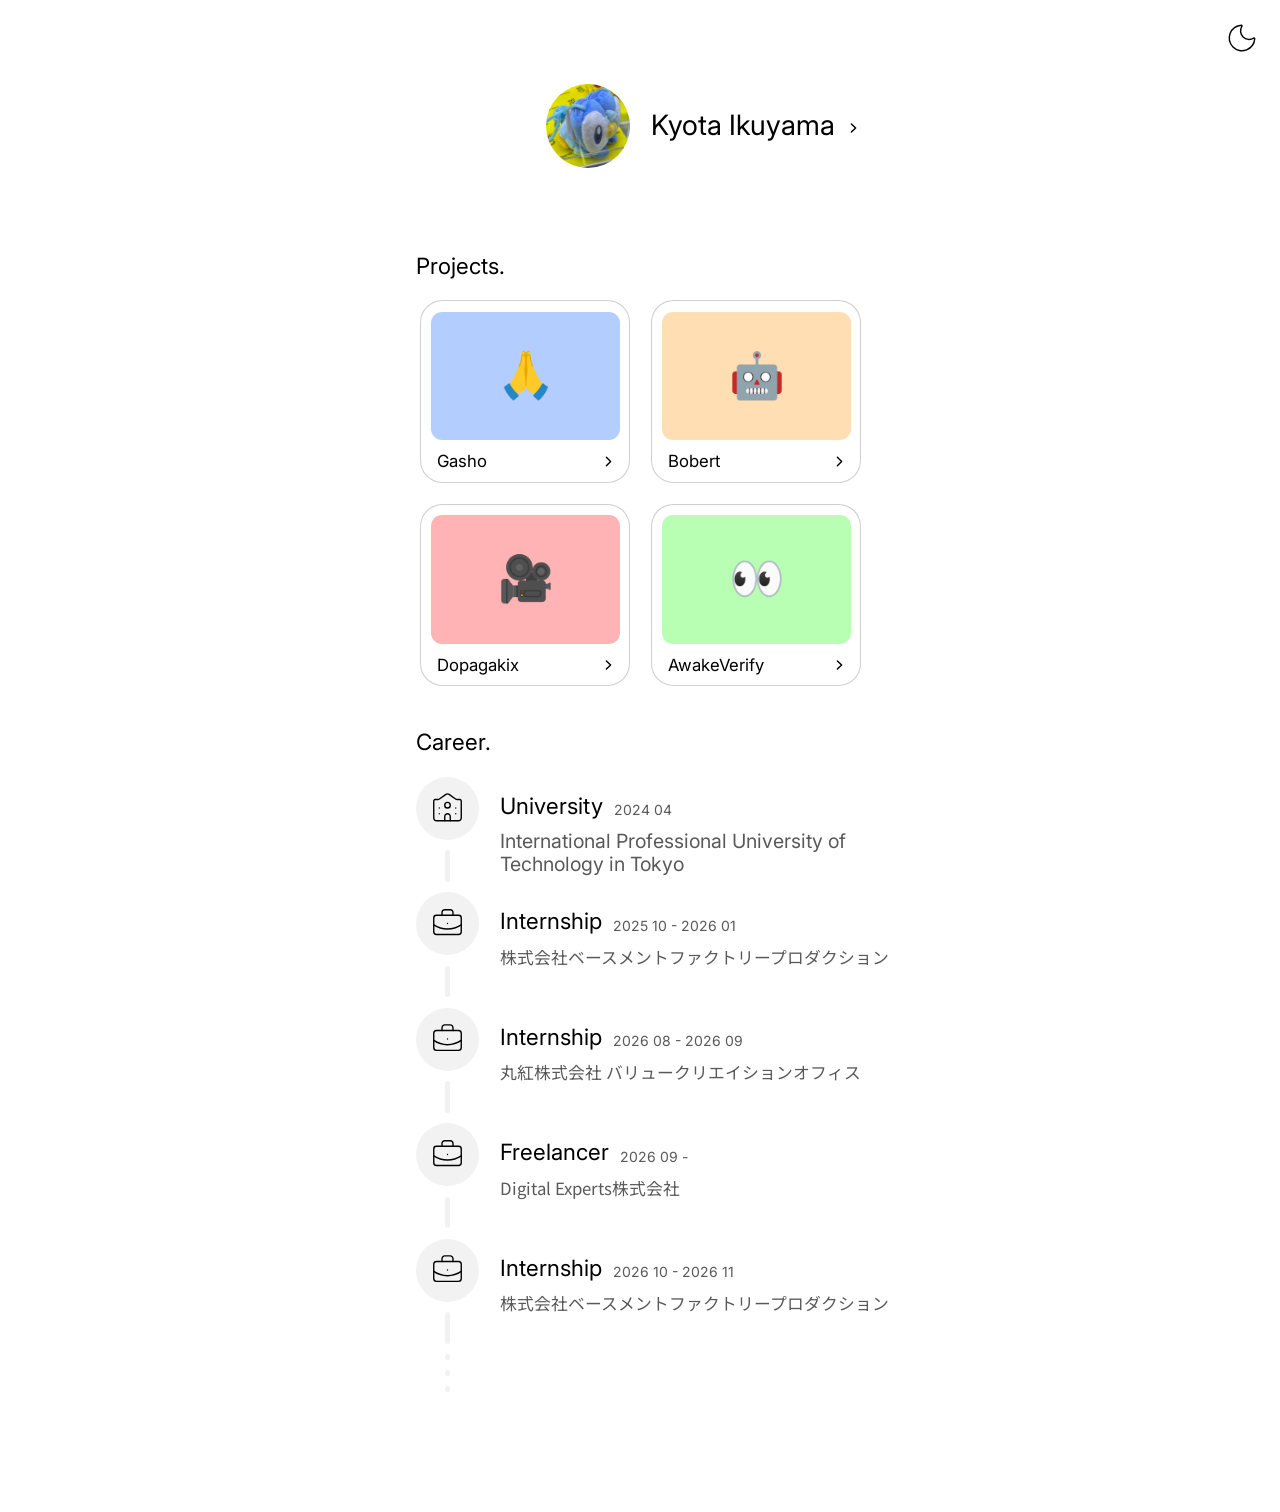
<file: index.html>
<!doctype html>
<html lang="ja">
<head>
<meta charset="utf-8">
<meta name="viewport" content="width=device-width, initial-scale=1">
<meta name="color-scheme" content="light dark">
<title>Kyota Ikuyama</title>
<script>
  // 保存した設定があればそれを、なければ OS の設定を使う
  (function () {
    var saved = null;
    try { saved = localStorage.getItem("theme"); } catch (e) {}
    var dark = saved ? saved === "dark" : matchMedia("(prefers-color-scheme: dark)").matches;
    document.documentElement.dataset.theme = dark ? "dark" : "light";
  })();
</script>
<link rel="preconnect" href="https://fonts.googleapis.com">
<link rel="preconnect" href="https://fonts.gstatic.com" crossorigin>
<link rel="stylesheet" href="https://fonts.googleapis.com/css2?family=Inter:wght@400&amp;family=Noto+Sans+JP:wght@400&amp;display=swap">
<link rel="stylesheet" href="style.css">
</head>
<body>
<div class="topbar">
  <button class="theme" type="button" aria-pressed="false" aria-label="ダークモード" title="ダークモード">
    <img class="icon to-dark" src="assets/icons/moon.svg" width="48" height="48" alt="">
    <img class="icon to-light" src="assets/icons/sun.svg" width="48" height="48" alt="">
  </button>
</div>
<main>
  <header class="profile">
    <div class="avatar"><img src="assets/avatar.jpg" width="120" height="120" alt=""></div>
    <div class="who">
      <h1>Kyota Ikuyama</h1>
      <button class="more" type="button" aria-expanded="false" aria-controls="links" aria-label="リンクを表示"><img class="icon" src="assets/icons/chevron-right.svg" width="24" height="24" alt=""></button>
      <ul class="links" id="links" hidden>
        <li><a href="https://github.com/4rna-y" aria-label="GitHub" title="GitHub"><span class="gh"><img class="icon" src="assets/icons/github.svg" width="29" height="32" alt=""></span></a></li>
      </ul>
    </div>
  </header>
  <section class="projects" aria-labelledby="projects">
    <h2 id="projects">Projects.</h2>
    <ul class="cards">
      <li><a class="card tint-gasho" href="works/gasho.html">
        <span class="thumb"><span class="emoji" aria-hidden="true">🙏</span></span>
        <span class="label"><span>Gasho</span><img class="icon" src="assets/icons/chevron-right.svg" width="24" height="24" alt=""></span>
      </a></li>
      <li><a class="card tint-bobert" href="works/bobert.html">
        <span class="thumb"><span class="emoji" aria-hidden="true">🤖</span></span>
        <span class="label"><span>Bobert</span><img class="icon" src="assets/icons/chevron-right.svg" width="24" height="24" alt=""></span>
      </a></li>
      <li><a class="card tint-dopagakix" href="works/dopagakix.html">
        <span class="thumb"><span class="emoji" aria-hidden="true">🎥</span></span>
        <span class="label"><span>Dopagakix</span><img class="icon" src="assets/icons/chevron-right.svg" width="24" height="24" alt=""></span>
      </a></li>
      <li><a class="card tint-awakeverify" href="works/awakeverify.html">
        <span class="thumb"><span class="emoji" aria-hidden="true">👀</span></span>
        <span class="label"><span>AwakeVerify</span><img class="icon" src="assets/icons/chevron-right.svg" width="24" height="24" alt=""></span>
      </a></li>
    </ul>
  </section>
  <section class="career-section" aria-labelledby="career">
    <h2 id="career">Career.</h2>
    <ol class="career">
      <li>
        <div class="rail"><span class="badge"><img class="icon" src="assets/icons/university.svg" width="48" height="48" alt=""></span></div>
        <div class="what">
          <p class="role"><span class="title">University</span> <span class="date"><time datetime="2024-04">2024 04</time></span></p>
          <p class="org" lang="en">International Professional University of Technology in Tokyo</p>
        </div>
      </li>
      <li>
        <div class="rail"><span class="badge"><img class="icon" src="assets/icons/briefcase.svg" width="48" height="48" alt=""></span></div>
        <div class="what">
          <p class="role"><span class="title">Internship</span> <span class="date"><time datetime="2025-10">2025 10</time> - <time datetime="2026-01">2026 01</time></span></p>
          <p class="org">株式会社​ベースメントファクトリープロダクション</p>
        </div>
      </li>
      <li>
        <div class="rail"><span class="badge"><img class="icon" src="assets/icons/briefcase.svg" width="48" height="48" alt=""></span></div>
        <div class="what">
          <p class="role"><span class="title">Internship</span> <span class="date"><time datetime="2026-08">2026 08</time> - <time datetime="2026-09">2026 09</time></span></p>
          <p class="org">丸紅株式会社 バリュークリエイションオフィス</p>
        </div>
      </li>
      <li>
        <div class="rail"><span class="badge"><img class="icon" src="assets/icons/briefcase.svg" width="48" height="48" alt=""></span></div>
        <div class="what">
          <p class="role"><span class="title">Freelancer</span> <span class="date"><time datetime="2026-09">2026 09</time> -</span></p>
          <p class="org">Digital Experts株式会社</p>
        </div>
      </li>
      <li>
        <div class="rail"><span class="badge"><img class="icon" src="assets/icons/briefcase.svg" width="48" height="48" alt=""></span></div>
        <div class="what">
          <p class="role"><span class="title">Internship</span> <span class="date"><time datetime="2026-10">2026 10</time> - <time datetime="2026-11">2026 11</time></span></p>
          <p class="org">株式会社​ベースメントファクトリープロダクション</p>
        </div>
      </li>
    </ol>
    <div class="continues" aria-hidden="true"><span></span><span></span><span></span></div>
  </section>
</main>
<script src="site.js"></script>
</body>
</html>
</file>
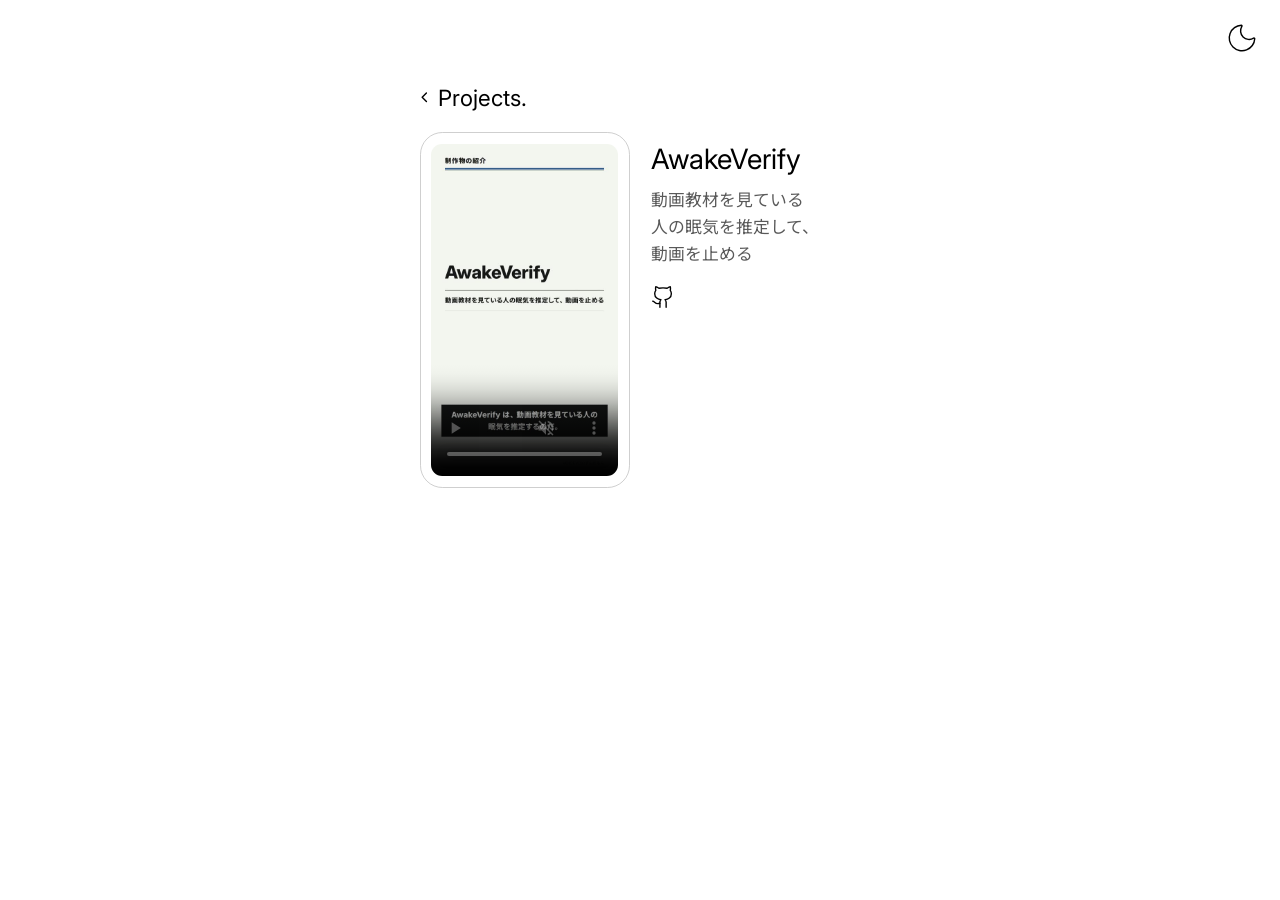
<file: works/awakeverify.html>
<!doctype html>
<html lang="ja">
<head>
<meta charset="utf-8">
<meta name="viewport" content="width=device-width, initial-scale=1">
<meta name="color-scheme" content="light dark">
<title>AwakeVerify — Kyota Ikuyama</title>
<script>
  // 保存した設定があればそれを、なければ OS の設定を使う
  (function () {
    var saved = null;
    try { saved = localStorage.getItem("theme"); } catch (e) {}
    var dark = saved ? saved === "dark" : matchMedia("(prefers-color-scheme: dark)").matches;
    document.documentElement.dataset.theme = dark ? "dark" : "light";
  })();
</script>
<link rel="preconnect" href="https://fonts.googleapis.com">
<link rel="preconnect" href="https://fonts.gstatic.com" crossorigin>
<link rel="stylesheet" href="https://fonts.googleapis.com/css2?family=Inter:wght@400&amp;family=Noto+Sans+JP:wght@400&amp;display=swap">
<link rel="stylesheet" href="../style.css">
</head>
<body>
<div class="topbar">
  <button class="theme" type="button" aria-pressed="false" aria-label="ダークモード" title="ダークモード">
    <img class="icon to-dark" src="../assets/icons/moon.svg" width="48" height="48" alt="">
    <img class="icon to-light" src="../assets/icons/sun.svg" width="48" height="48" alt="">
  </button>
</div>
<main>
  <a class="back" href="../index.html#projects"><img class="icon" src="../assets/icons/chevron-right.svg" width="24" height="24" alt=""><span>Projects.</span></a>
  <article class="work tint-awakeverify">
    <div class="player">
      <video src="../videos/awakeverify.mp4" poster="../posters/awakeverify.jpg" controls muted loop playsinline preload="metadata" aria-label="AwakeVerify の紹介動画"></video>
    </div>
    <div class="info">
      <h1>AwakeVerify</h1>
      <p class="desc">動画教材を見ている人の眠気を推定して、動画を止める</p>
      <a class="repo" href="https://github.com/4rna-y/AwakeVerify" aria-label="AwakeVerify の GitHub" title="GitHub"><span class="gh"><img class="icon" src="../assets/icons/github.svg" width="29" height="32" alt=""></span></a>
    </div>
  </article>
</main>
<script src="../site.js"></script>
</body>
</html>
</file>
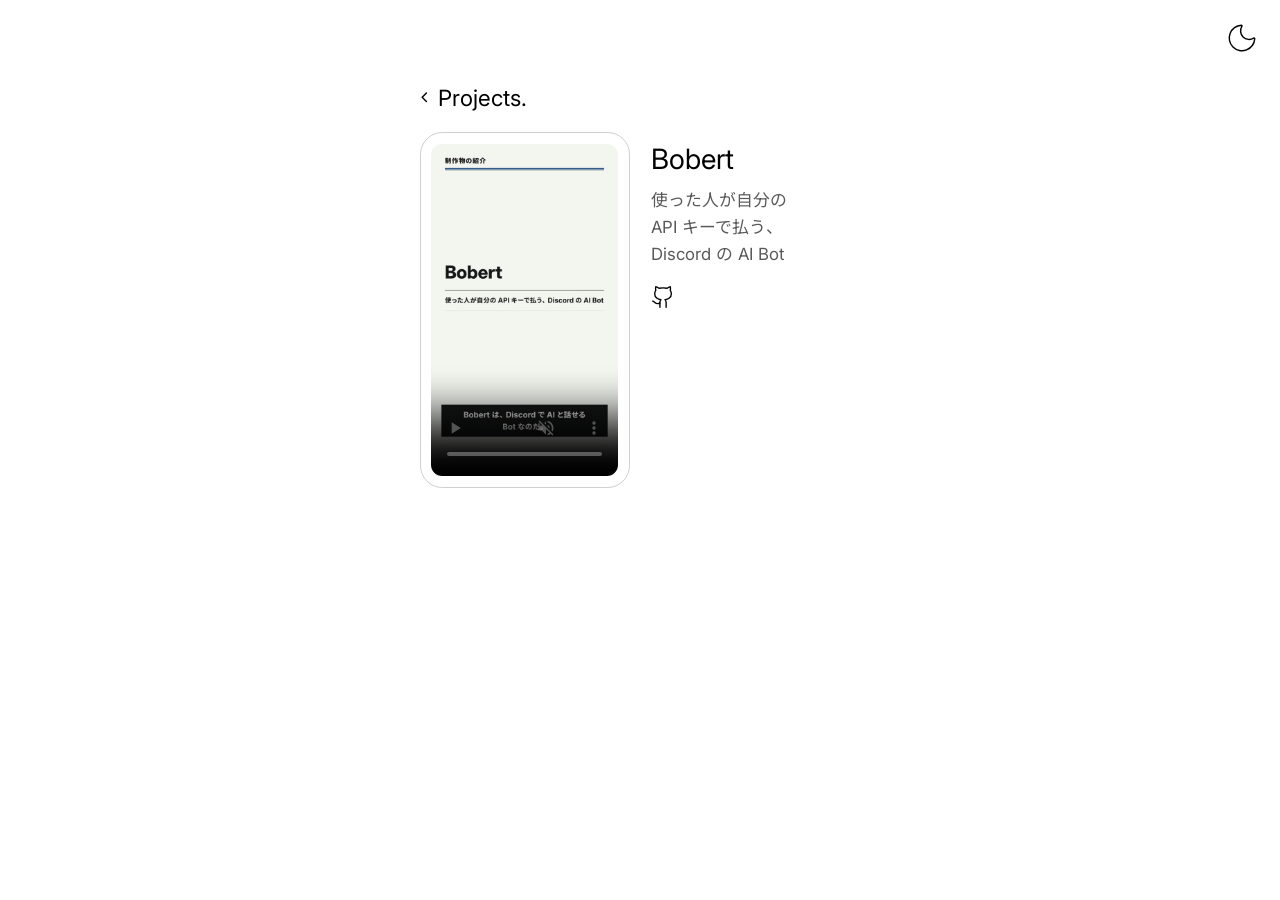
<file: works/bobert.html>
<!doctype html>
<html lang="ja">
<head>
<meta charset="utf-8">
<meta name="viewport" content="width=device-width, initial-scale=1">
<meta name="color-scheme" content="light dark">
<title>Bobert — Kyota Ikuyama</title>
<script>
  // 保存した設定があればそれを、なければ OS の設定を使う
  (function () {
    var saved = null;
    try { saved = localStorage.getItem("theme"); } catch (e) {}
    var dark = saved ? saved === "dark" : matchMedia("(prefers-color-scheme: dark)").matches;
    document.documentElement.dataset.theme = dark ? "dark" : "light";
  })();
</script>
<link rel="preconnect" href="https://fonts.googleapis.com">
<link rel="preconnect" href="https://fonts.gstatic.com" crossorigin>
<link rel="stylesheet" href="https://fonts.googleapis.com/css2?family=Inter:wght@400&amp;family=Noto+Sans+JP:wght@400&amp;display=swap">
<link rel="stylesheet" href="../style.css">
</head>
<body>
<div class="topbar">
  <button class="theme" type="button" aria-pressed="false" aria-label="ダークモード" title="ダークモード">
    <img class="icon to-dark" src="../assets/icons/moon.svg" width="48" height="48" alt="">
    <img class="icon to-light" src="../assets/icons/sun.svg" width="48" height="48" alt="">
  </button>
</div>
<main>
  <a class="back" href="../index.html#projects"><img class="icon" src="../assets/icons/chevron-right.svg" width="24" height="24" alt=""><span>Projects.</span></a>
  <article class="work tint-bobert">
    <div class="player">
      <video src="../videos/bobert.mp4" poster="../posters/bobert.jpg" controls muted loop playsinline preload="metadata" aria-label="Bobert の紹介動画"></video>
    </div>
    <div class="info">
      <h1>Bobert</h1>
      <p class="desc">使った人が自分の API キーで払う、Discord の AI Bot</p>
      <a class="repo" href="https://github.com/4rtofl/Bobert" aria-label="Bobert の GitHub" title="GitHub"><span class="gh"><img class="icon" src="../assets/icons/github.svg" width="29" height="32" alt=""></span></a>
    </div>
  </article>
</main>
<script src="../site.js"></script>
</body>
</html>
</file>
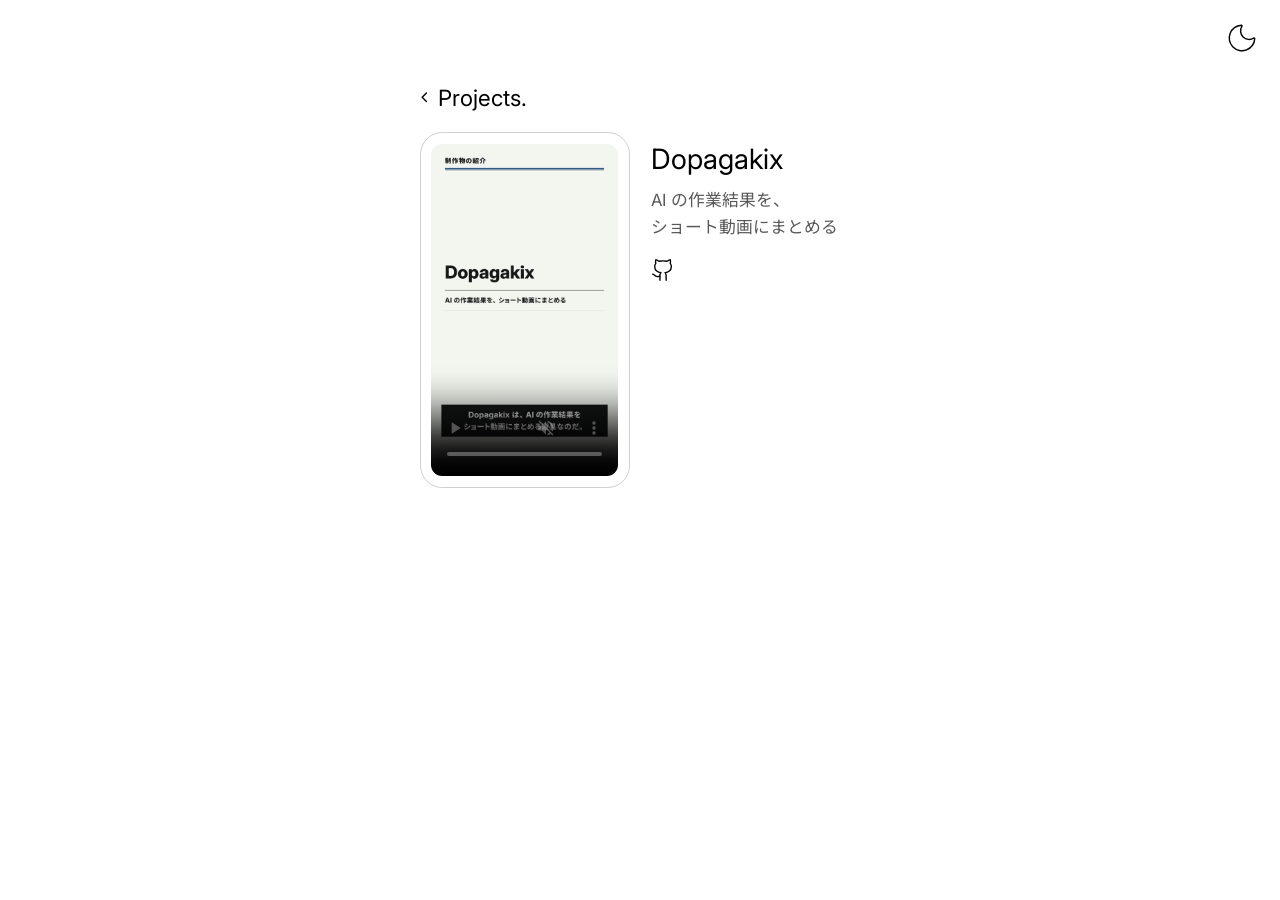
<file: works/dopagakix.html>
<!doctype html>
<html lang="ja">
<head>
<meta charset="utf-8">
<meta name="viewport" content="width=device-width, initial-scale=1">
<meta name="color-scheme" content="light dark">
<title>Dopagakix — Kyota Ikuyama</title>
<script>
  // 保存した設定があればそれを、なければ OS の設定を使う
  (function () {
    var saved = null;
    try { saved = localStorage.getItem("theme"); } catch (e) {}
    var dark = saved ? saved === "dark" : matchMedia("(prefers-color-scheme: dark)").matches;
    document.documentElement.dataset.theme = dark ? "dark" : "light";
  })();
</script>
<link rel="preconnect" href="https://fonts.googleapis.com">
<link rel="preconnect" href="https://fonts.gstatic.com" crossorigin>
<link rel="stylesheet" href="https://fonts.googleapis.com/css2?family=Inter:wght@400&amp;family=Noto+Sans+JP:wght@400&amp;display=swap">
<link rel="stylesheet" href="../style.css">
</head>
<body>
<div class="topbar">
  <button class="theme" type="button" aria-pressed="false" aria-label="ダークモード" title="ダークモード">
    <img class="icon to-dark" src="../assets/icons/moon.svg" width="48" height="48" alt="">
    <img class="icon to-light" src="../assets/icons/sun.svg" width="48" height="48" alt="">
  </button>
</div>
<main>
  <a class="back" href="../index.html#projects"><img class="icon" src="../assets/icons/chevron-right.svg" width="24" height="24" alt=""><span>Projects.</span></a>
  <article class="work tint-dopagakix">
    <div class="player">
      <video src="../videos/dopagakix.mp4" poster="../posters/dopagakix.jpg" controls muted loop playsinline preload="metadata" aria-label="Dopagakix の紹介動画"></video>
    </div>
    <div class="info">
      <h1>Dopagakix</h1>
      <p class="desc">AI の作業結果を、ショート動画にまとめる</p>
      <a class="repo" href="https://github.com/4rtofl/Dopagakix" aria-label="Dopagakix の GitHub" title="GitHub"><span class="gh"><img class="icon" src="../assets/icons/github.svg" width="29" height="32" alt=""></span></a>
    </div>
  </article>
</main>
<script src="../site.js"></script>
</body>
</html>
</file>
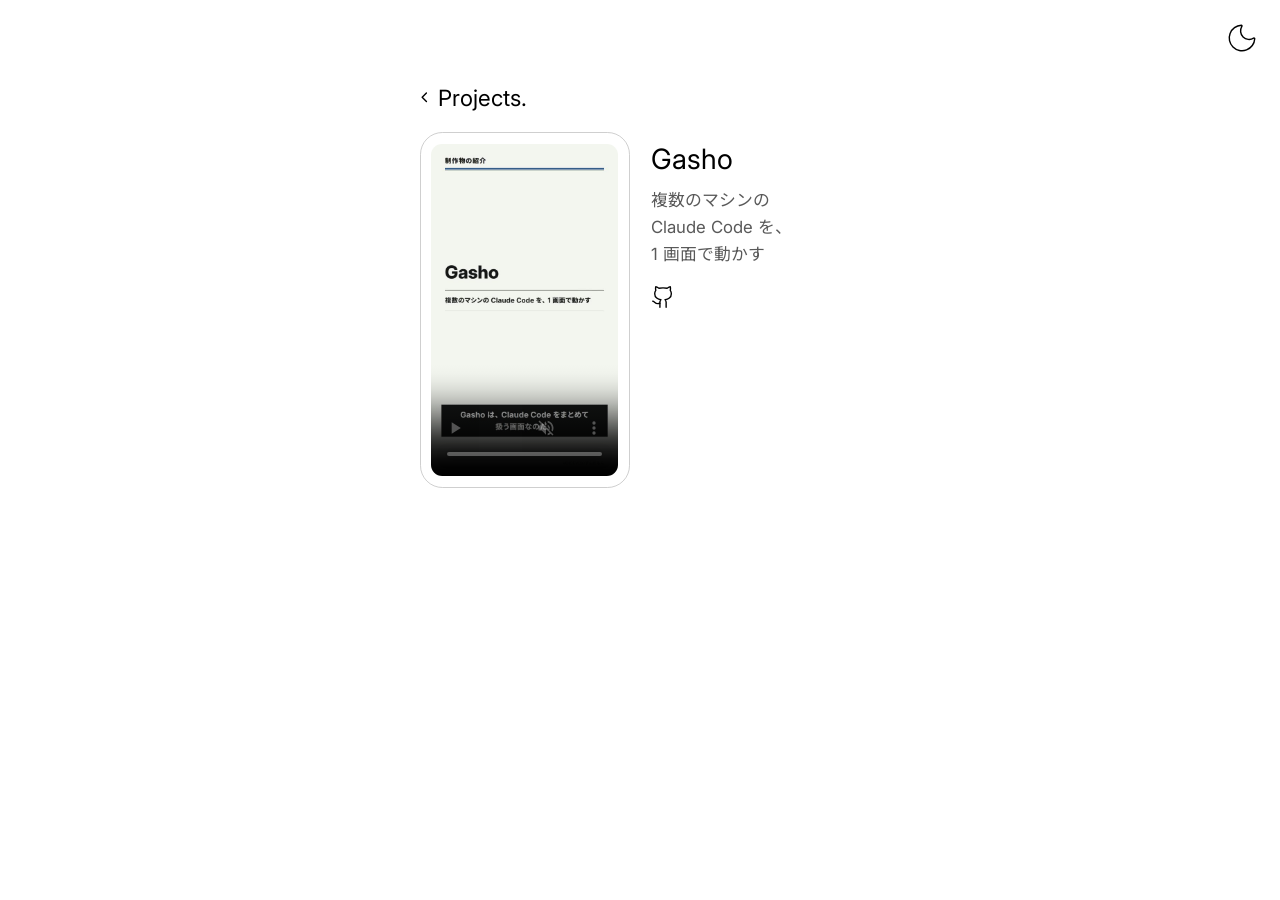
<file: works/gasho.html>
<!doctype html>
<html lang="ja">
<head>
<meta charset="utf-8">
<meta name="viewport" content="width=device-width, initial-scale=1">
<meta name="color-scheme" content="light dark">
<title>Gasho — Kyota Ikuyama</title>
<script>
  // 保存した設定があればそれを、なければ OS の設定を使う
  (function () {
    var saved = null;
    try { saved = localStorage.getItem("theme"); } catch (e) {}
    var dark = saved ? saved === "dark" : matchMedia("(prefers-color-scheme: dark)").matches;
    document.documentElement.dataset.theme = dark ? "dark" : "light";
  })();
</script>
<link rel="preconnect" href="https://fonts.googleapis.com">
<link rel="preconnect" href="https://fonts.gstatic.com" crossorigin>
<link rel="stylesheet" href="https://fonts.googleapis.com/css2?family=Inter:wght@400&amp;family=Noto+Sans+JP:wght@400&amp;display=swap">
<link rel="stylesheet" href="../style.css">
</head>
<body>
<div class="topbar">
  <button class="theme" type="button" aria-pressed="false" aria-label="ダークモード" title="ダークモード">
    <img class="icon to-dark" src="../assets/icons/moon.svg" width="48" height="48" alt="">
    <img class="icon to-light" src="../assets/icons/sun.svg" width="48" height="48" alt="">
  </button>
</div>
<main>
  <a class="back" href="../index.html#projects"><img class="icon" src="../assets/icons/chevron-right.svg" width="24" height="24" alt=""><span>Projects.</span></a>
  <article class="work tint-gasho">
    <div class="player">
      <video src="../videos/gasho.mp4" poster="../posters/gasho.jpg" controls muted loop playsinline preload="metadata" aria-label="Gasho の紹介動画"></video>
    </div>
    <div class="info">
      <h1>Gasho</h1>
      <p class="desc">複数のマシンの Claude Code を、1 画面で動かす</p>
      <a class="repo" href="https://github.com/4rtofl/Gasho" aria-label="Gasho の GitHub" title="GitHub"><span class="gh"><img class="icon" src="../assets/icons/github.svg" width="29" height="32" alt=""></span></a>
    </div>
  </article>
</main>
<script src="../site.js"></script>
</body>
</html>
</file>
<file: style.css>
/* Figma の MyPage(1920 × 2160 のフレーム)の寸法を、--scale 倍(70%、本人の希望)に縮めて写している。
   --u は 1 デザイン px の大きさ。PC では 0.7px。狭い画面では、640 の列を画面の幅に合わせたうえで 70% にする。
   書体は Figma と同じ Inter と Noto Sans JP(Google Fonts から読み込む)。和文は Inter にないので
   Noto Sans JP で出る。Figma で Noto Sans JP を指定している所属の行は、英字も Noto Sans JP にする。 */

:root {
  --scale: 0.7;
  --u: calc(var(--scale) * 1px);
  --bg: #ffffff;
  --fg: #000000;
  --sub: #595959;
  --card-line: rgba(191, 191, 191, 0.75);
  --well: #f2f2f2;
  --icon-filter: none;
  color-scheme: light;
}

/* ダーク: 背景は真っ黒にせず、濃い灰色にする(真っ黒は黒すぎた)。文字は白、灰色の文字は反転した値。
   経歴の丸とカードの線は、背景との明るさ(L*)の差を、真っ黒の背景のときと同じにしている */
:root[data-theme="dark"] {
  --bg: #1c1c1c;
  --fg: #ffffff;
  --sub: #a6a6a6;
  --card-line: #474747;
  --well: #2f2f2f;
  --icon-filter: invert(1);
  color-scheme: dark;
}

/* スクリプトが動かないときは OS の設定に合わせる */
@media (prefers-color-scheme: dark) {
  :root:not([data-theme]) {
    --bg: #1c1c1c;
    --fg: #ffffff;
    --sub: #a6a6a6;
    --card-line: #474747;
    --well: #2f2f2f;
    --icon-filter: invert(1);
    color-scheme: dark;
  }
}

* { box-sizing: border-box; }
html, body { margin: 0; }
body {
  background: var(--bg);
  color: var(--fg);
  font-family: "Inter", "Noto Sans JP", sans-serif;
  font-weight: 400;
  line-height: 1.21;
  -webkit-font-smoothing: antialiased;
}
h1, h2, p, ul, ol { margin: 0; padding: 0; font-weight: 400; font-size: inherit; }
ul, ol { list-style: none; }
a { color: inherit; text-decoration: none; }
button { font: inherit; color: inherit; background: none; border: 0; padding: 0; cursor: pointer; }
img { display: block; }
.icon { filter: var(--icon-filter); }
.sr {
  position: absolute; width: 1px; height: 1px; overflow: hidden;
  clip-path: inset(50%); white-space: nowrap;
}
:focus-visible { outline: 2px solid var(--fg); outline-offset: 3px; }

/* 右上: 明暗の切り替え。Figma の月のアイコンと同じ位置に置く */
.topbar { position: absolute; top: calc(30 * var(--u)); right: calc(30 * var(--u)); display: flex; }
.theme, .theme img { width: calc(48 * var(--u)); height: calc(48 * var(--u)); }
:root[data-theme="light"] .to-light,
:root[data-theme="dark"] .to-dark,
:root:not([data-theme]) .to-light { display: none; }
@media (prefers-color-scheme: dark) {
  :root:not([data-theme]) .to-light { display: block; }
  :root:not([data-theme]) .to-dark { display: none; }
}

main {
  width: calc(640 * var(--u));
  margin: 0 auto;
  padding: calc(120 * var(--u)) 0 calc(171 * var(--u));
}

/* 名前: アイコンは左の列の右端に、名前は右の列の左端にそろえる(カードの 2 列と同じ線) */
.profile {
  display: grid;
  grid-template-columns: repeat(2, calc(300 * var(--u)));
  column-gap: calc(30 * var(--u));
  padding: 0 calc(5 * var(--u));
  align-items: center;
}
.avatar {
  justify-self: end;
  width: calc(120 * var(--u)); height: calc(120 * var(--u));
  border-radius: 50%; overflow: hidden;
}
.avatar img { width: 100%; height: 100%; object-fit: cover; }
.who { display: flex; align-items: center; }
.who h1 { font-size: calc(40 * var(--u)); white-space: nowrap; }
.more, .links { position: relative; top: calc(3 * var(--u)); margin-left: calc(15 * var(--u)); }
.more, .more img { width: calc(24 * var(--u)); height: calc(24 * var(--u)); }
.more img { transition: transform 0.2s; }
.more[aria-expanded="true"] img { transform: rotate(180deg); }
.links { display: flex; gap: calc(15 * var(--u)); }
.links[hidden] { display: none; }
.gh { display: block; position: relative; width: calc(36 * var(--u)); height: calc(36 * var(--u)); }
.gh img {
  position: absolute; left: calc(2 * var(--u)); top: calc(2 * var(--u));
  width: calc(29.0168 * var(--u)); height: calc(32 * var(--u));
}

h2 { font-size: calc(32 * var(--u)); }

/* Projects. */
.projects { margin-top: calc(120 * var(--u)); }
.cards {
  margin-top: calc(30 * var(--u));
  display: grid;
  grid-template-columns: repeat(2, calc(300 * var(--u)));
  gap: calc(30 * var(--u));
  padding: 0 calc(5 * var(--u));
}
.card {
  display: block;
  width: calc(300 * var(--u)); height: calc(261 * var(--u));
  padding: calc(15 * var(--u)) 0 0 calc(15 * var(--u));
  border: 1px solid var(--card-line); border-radius: calc(32 * var(--u));
  background: var(--bg);
}
.thumb {
  display: flex; align-items: center; justify-content: center;
  width: calc(270 * var(--u)); height: calc(184 * var(--u));
  border-radius: calc(16 * var(--u));
  background: var(--tint);
}
/* サムネイルは画像と同じ扱いにし、ダークでも色を変えない(暗くすると 🎥 が見えなくなる) */
.emoji {
  font-family: "Apple Color Emoji", "Segoe UI Emoji", "Noto Color Emoji", sans-serif;
  font-size: calc(64 * var(--u)); line-height: 1;
}
.label {
  display: flex; align-items: center; justify-content: space-between;
  height: calc(60 * var(--u));
  padding: 0 calc(16.5 * var(--u)) 0 calc(8 * var(--u));
  font-size: calc(24 * var(--u));
}
.label img { width: calc(24 * var(--u)); height: calc(24 * var(--u)); }

.tint-gasho { --tint: #b3cdff; }
.tint-bobert { --tint: #ffdeb3; }
.tint-dopagakix { --tint: #ffb3b4; }
.tint-awakeverify { --tint: #b9ffb3; }

/* Career. 1 件は 165 の高さ: 丸 90、間 15、線 45、間 15 */
.career-section { margin-top: calc(60 * var(--u)); }
.career { margin-top: calc(30 * var(--u)); }
.career li {
  display: grid;
  grid-template-columns: calc(90 * var(--u)) 1fr;
  column-gap: calc(30 * var(--u));
  min-height: calc(165 * var(--u));
}
.rail { display: flex; flex-direction: column; align-items: center; }
.rail::after {
  content: "";
  flex: 1 0 calc(45 * var(--u));
  width: calc(8 * var(--u));
  margin: calc(15 * var(--u)) 0;
  border-radius: calc(8 * var(--u));
  background: var(--well);
}
.badge {
  flex: none;
  display: grid; place-items: center;
  width: calc(90 * var(--u)); height: calc(90 * var(--u));
  border-radius: 50%; background: var(--well);
}
.badge img { width: calc(48 * var(--u)); height: calc(48 * var(--u)); }
.what { padding: calc(22 * var(--u)) 0 calc(21 * var(--u)); }
/* 日付は、役割の文字の箱と下端をそろえる(Figma の配置) */
.role { display: flex; flex-wrap: wrap; align-items: flex-end; column-gap: calc(16 * var(--u)); }
.role .title { font-size: calc(32 * var(--u)); }
.role .date { font-size: calc(20 * var(--u)); color: var(--sub); white-space: nowrap; }
/* 所属の 1 行目の中心を、役割の行の下端から 32 下にそろえる(Figma の配置) */
.org {
  margin-top: calc(32 * var(--u) - 0.605em);
  font-family: "Noto Sans JP", sans-serif;
  font-size: calc(24 * var(--u));
  color: var(--sub);
  word-break: auto-phrase;
  white-space: nowrap; /* Figma では幅が自動の 1 行(列の右端を少し越える) */
}
/* 大学名は、Figma では幅 518 の箱で折り返す */
.org:lang(en) { font-family: "Inter", sans-serif; font-size: calc(28 * var(--u)); white-space: normal; }
.continues {
  display: flex; flex-direction: column; align-items: center; gap: calc(15 * var(--u));
  width: calc(90 * var(--u));
}
.continues span {
  width: calc(8 * var(--u)); height: calc(8 * var(--u));
  border-radius: 50%; background: var(--well);
}

/* 制作物のページ(Figma にはないので仮に作った) */
.back { display: inline-flex; align-items: center; gap: calc(8 * var(--u)); font-size: calc(32 * var(--u)); }
.back img { width: calc(24 * var(--u)); height: calc(24 * var(--u)); transform: rotate(180deg); }
.work {
  margin-top: calc(30 * var(--u));
  display: grid;
  grid-template-columns: repeat(2, calc(300 * var(--u)));
  column-gap: calc(30 * var(--u));
  padding: 0 calc(5 * var(--u));
  align-items: start;
}
.player {
  padding: calc(15 * var(--u));
  border: 1px solid var(--card-line); border-radius: calc(32 * var(--u));
}
.player video {
  display: block; width: 100%; aspect-ratio: 9 / 16;
  border-radius: calc(16 * var(--u));
  background: var(--tint); object-fit: cover;
}
.info { padding-top: calc(15 * var(--u)); }
.info h1 { font-size: calc(40 * var(--u)); }
.info .desc {
  margin-top: calc(15 * var(--u));
  font-size: calc(24 * var(--u)); line-height: 1.6; color: var(--sub);
  word-break: auto-phrase; text-wrap: pretty;
}
.info .repo { display: inline-block; margin-top: calc(24 * var(--u)); }

@media (hover: hover) {
  .card, .theme { transition: border-color 0.15s, background-color 0.15s; }
  .card:hover { border-color: var(--sub); }
}
@media (prefers-reduced-motion: reduce) {
  * { transition: none !important; }
}

/* 狭い画面: 640 の列を画面の幅(左右 16px を除く)に合わせたうえで、全体を --scale 倍にする。
   文字の下限と、ボタンなどの寸法も --scale 倍にする */
@media (max-width: 700px) {
  :root { --u: calc(var(--scale) * (100vw - 32px) / 640); }
  .topbar { top: calc(var(--scale) * 12px); right: calc(var(--scale) * 12px); }
  .theme, .theme img { width: calc(var(--scale) * 40px); height: calc(var(--scale) * 40px); }
  main { padding-top: calc(var(--scale) * 80px); }
  .profile { grid-template-columns: auto auto; justify-content: center; column-gap: calc(var(--scale) * 16px); }
  .who h1 { font-size: max(calc(var(--scale) * 22px), calc(40 * var(--u))); }
  .more, .more img { width: calc(var(--scale) * 20px); height: calc(var(--scale) * 20px); }
  .more, .links { margin-left: calc(var(--scale) * 8px); top: calc(var(--scale) * 2px); }
  .gh { width: calc(var(--scale) * 28px); height: calc(var(--scale) * 28px); }
  .gh img {
    left: calc(var(--scale) * 1.5px); top: calc(var(--scale) * 1.5px);
    width: calc(var(--scale) * 22.6px); height: calc(var(--scale) * 25px);
  }
  h2 { font-size: max(calc(var(--scale) * 20px), calc(32 * var(--u))); }
  .label { font-size: max(calc(var(--scale) * 15px), calc(24 * var(--u))); }
  .label img { width: calc(var(--scale) * 16px); height: calc(var(--scale) * 16px); }
  .role .title { font-size: max(calc(var(--scale) * 19px), calc(32 * var(--u))); }
  .role .date { font-size: max(calc(var(--scale) * 13px), calc(20 * var(--u))); }
  .career li { grid-template-columns: calc(90 * var(--u)) minmax(0, 1fr); }
  .org { font-size: max(calc(var(--scale) * 14px), calc(24 * var(--u))); white-space: normal; overflow-wrap: anywhere; }
  .org:lang(en) { font-size: max(calc(var(--scale) * 16px), calc(28 * var(--u))); }
  .back { font-size: max(calc(var(--scale) * 20px), calc(32 * var(--u))); }
  .back img { width: calc(var(--scale) * 18px); height: calc(var(--scale) * 18px); }
  .work { grid-template-columns: 1fr; row-gap: calc(var(--scale) * 20px); padding: 0; }
  .info { order: -1; padding-top: 0; }
  .info h1 { font-size: max(calc(var(--scale) * 26px), calc(40 * var(--u))); }
  .info .desc { font-size: max(calc(var(--scale) * 16px), calc(24 * var(--u))); }
  .player { padding: calc(var(--scale) * 10px); border-radius: calc(var(--scale) * 24px); }
  .player video { border-radius: calc(var(--scale) * 14px); }
}
</file>
